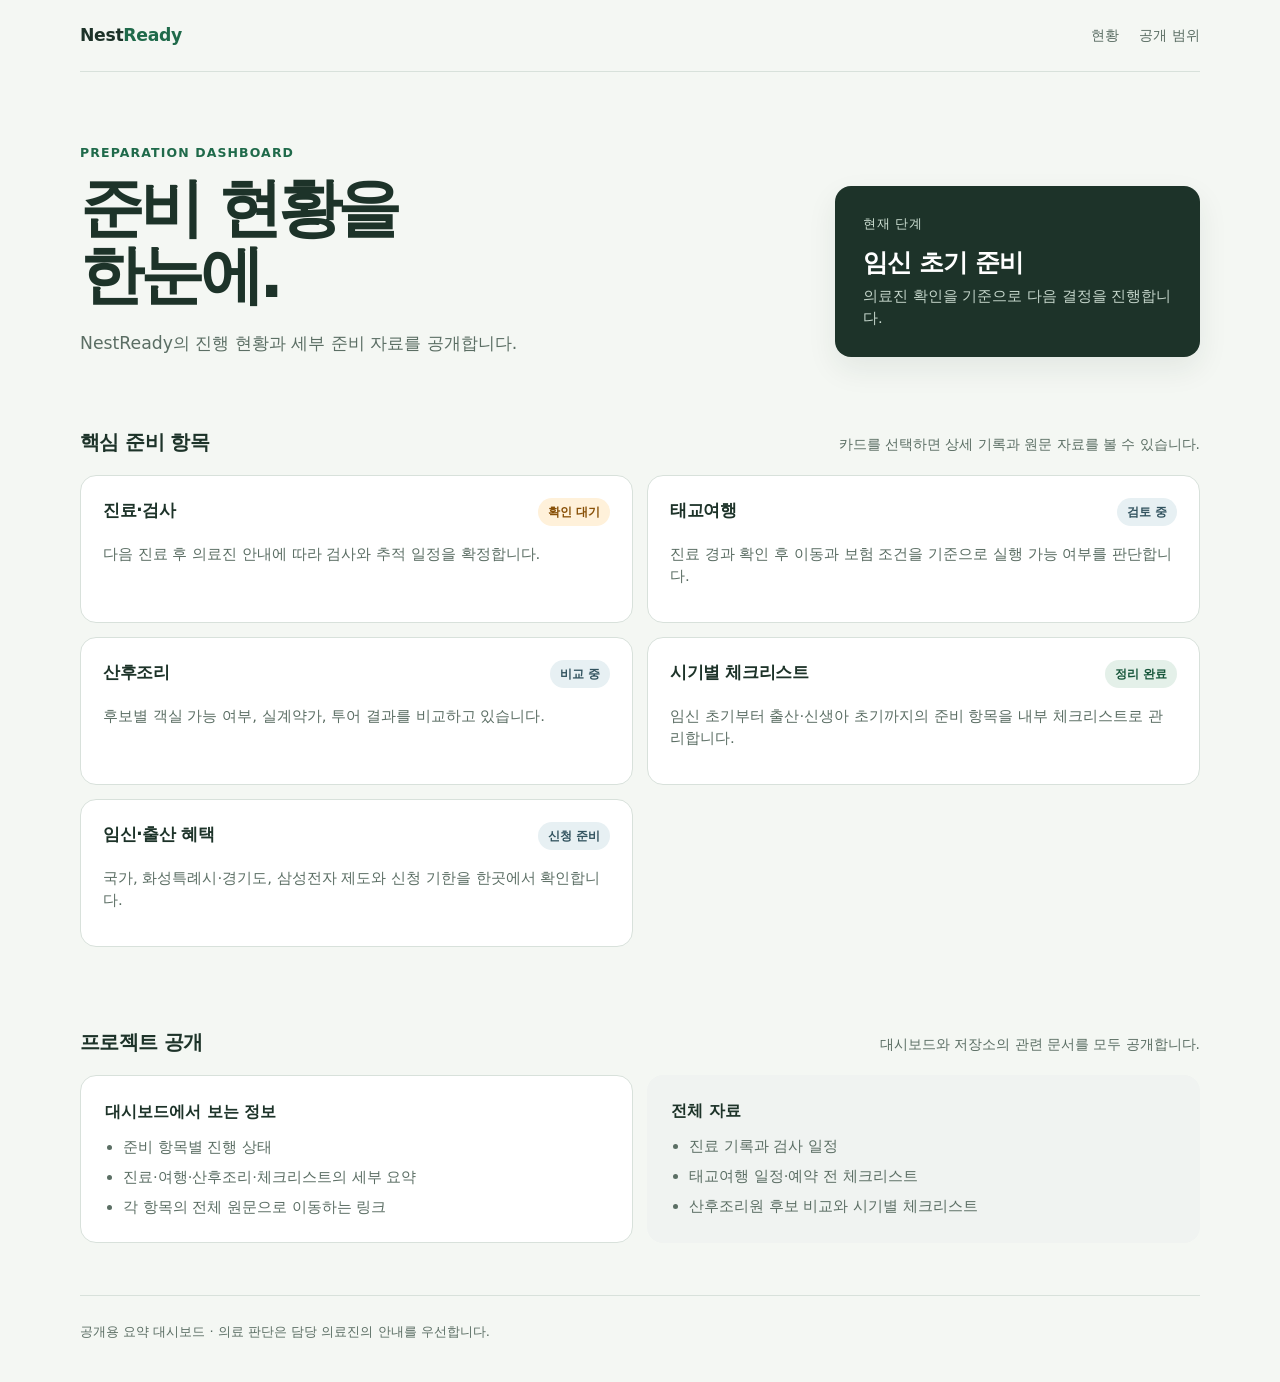
<file: site/index.html>
<!doctype html>
<html lang="ko">
<head>
  <meta charset="utf-8">
  <meta name="viewport" content="width=device-width, initial-scale=1">
  <meta name="description" content="NestReady 준비 현황 공개 대시보드">
  <title>NestReady · 준비 현황</title>
  <style>
    :root {
      color-scheme: light;
      --ink: #1d3329;
      --muted: #5b6e64;
      --line: #d8e1db;
      --canvas: #f4f7f3;
      --surface: #ffffff;
      --green: #1f6a4a;
      --green-soft: #e4f0e9;
      --amber: #ae6a11;
      --amber-soft: #fff1da;
      --slate: #4e6570;
      --slate-soft: #e7f0f3;
      --radius: 16px;
      --shadow: 0 12px 30px rgba(31, 56, 43, .08);
    }

    * { box-sizing: border-box; }

    html { scroll-behavior: smooth; }

    body {
      margin: 0;
      background: var(--canvas);
      color: var(--ink);
      font-family: ui-sans-serif, system-ui, -apple-system, BlinkMacSystemFont, "Segoe UI", sans-serif;
      line-height: 1.5;
    }

    a { color: inherit; }

    .shell { width: min(1120px, calc(100% - 40px)); margin: 0 auto; }

    .topbar {
      display: flex;
      align-items: center;
      justify-content: space-between;
      min-height: 72px;
      gap: 24px;
      border-bottom: 1px solid var(--line);
    }

    .brand { font-weight: 760; font-size: 1.08rem; letter-spacing: -.02em; text-decoration: none; }
    .brand span { color: var(--green); }

    nav { display: flex; gap: 20px; font-size: .9rem; color: var(--muted); }
    nav a { text-decoration: none; }
    nav a:hover, nav a:focus-visible { color: var(--green); text-decoration: underline; text-underline-offset: 4px; }

    .hero { padding: 72px 0 42px; display: grid; grid-template-columns: 1.55fr .8fr; align-items: end; gap: 48px; }
    .eyebrow { margin: 0 0 12px; color: var(--green); font-size: .78rem; font-weight: 750; letter-spacing: .09em; text-transform: uppercase; }
    h1 { margin: 0; max-width: 720px; font-size: clamp(2.25rem, 5vw, 4.6rem); line-height: 1.05; letter-spacing: -.065em; }
    .lede { margin: 22px 0 0; max-width: 590px; font-size: 1.08rem; color: var(--muted); }

    .scope-note { padding: 20px; background: var(--green-soft); border-left: 4px solid var(--green); border-radius: 0 var(--radius) var(--radius) 0; font-size: .92rem; }
    .scope-note strong { display: block; margin-bottom: 5px; }

    .summary { padding: 28px; background: var(--ink); border-radius: var(--radius); color: #fff; box-shadow: var(--shadow); }
    .summary-label { margin: 0; font-size: .8rem; color: #cfe1d4; letter-spacing: .06em; text-transform: uppercase; }
    .summary-value { margin: 10px 0 4px; font-size: 1.55rem; font-weight: 740; letter-spacing: -.035em; }
    .summary-detail { margin: 0; color: #c4d5ca; font-size: .92rem; }

    section { padding: 28px 0 52px; }
    .section-heading { display: flex; align-items: baseline; justify-content: space-between; gap: 16px; margin-bottom: 18px; }
    h2 { margin: 0; font-size: 1.25rem; letter-spacing: -.03em; }
    .section-heading p { margin: 0; font-size: .86rem; color: var(--muted); }

    .grid { display: grid; grid-template-columns: repeat(2, minmax(0, 1fr)); gap: 14px; }
    .card-link { display: block; color: inherit; text-decoration: none; }
    .card { min-height: 148px; padding: 22px; background: var(--surface); border: 1px solid var(--line); border-radius: var(--radius); }
    .card-link .card { transition: border-color .16s ease, box-shadow .16s ease, transform .16s ease; }
    .card-link:hover .card, .card-link:focus-visible .card { border-color: var(--green); box-shadow: var(--shadow); transform: translateY(-2px); }
    .card-link:focus-visible { outline: 3px solid var(--green); outline-offset: 3px; border-radius: var(--radius); }
    .card-top { display: flex; align-items: start; justify-content: space-between; gap: 14px; }
    .card h3 { margin: 0; font-size: 1.05rem; letter-spacing: -.02em; }
    .card p { margin: 17px 0 0; color: var(--muted); font-size: .93rem; }

    .badge { flex: 0 0 auto; display: inline-flex; align-items: center; min-height: 28px; padding: 0 10px; border-radius: 999px; font-size: .76rem; font-weight: 720; white-space: nowrap; }
    .badge.waiting { background: var(--amber-soft); color: #885007; }
    .badge.progress { background: var(--slate-soft); color: #31525e; }
    .badge.ready { background: var(--green-soft); color: #17563b; }

    .privacy { display: grid; grid-template-columns: 1fr 1fr; gap: 14px; }
    .privacy article { padding: 24px; border-radius: var(--radius); }
    .privacy .included { background: var(--surface); border: 1px solid var(--line); }
    .privacy .excluded { background: #f0f3f1; }
    .privacy h3 { margin: 0 0 12px; font-size: 1rem; }
    .privacy ul { margin: 0; padding-left: 18px; color: var(--muted); font-size: .92rem; }
    .privacy li + li { margin-top: 8px; }

    footer { padding: 26px 0 40px; border-top: 1px solid var(--line); color: var(--muted); font-size: .82rem; }
    footer p { margin: 0; }

    @media (max-width: 720px) {
      .shell { width: min(100% - 28px, 1120px); }
      .topbar { min-height: 64px; }
      nav { gap: 12px; font-size: .8rem; }
      .hero { grid-template-columns: 1fr; padding: 48px 0 30px; gap: 26px; }
      .grid, .privacy { grid-template-columns: 1fr; }
      .section-heading { align-items: start; flex-direction: column; gap: 4px; }
    }

    @media (prefers-color-scheme: dark) {
      :root { color-scheme: dark; --ink: #e8f3ec; --muted: #afc1b6; --line: #33493c; --canvas: #142119; --surface: #1c2c22; --green-soft: #1c3a2a; --amber-soft: #432f17; --slate-soft: #1b3037; --shadow: none; }
      .summary { background: #0d1710; }
      .privacy .excluded { background: #18241c; }
    }

    @media (prefers-reduced-motion: reduce) { html { scroll-behavior: auto; } }
  </style>
</head>
<body>
  <header class="shell topbar">
    <a class="brand" href="#top">Nest<span>Ready</span></a>
    <nav aria-label="주요 탐색">
      <a href="#status">현황</a>
      <a href="#privacy">공개 범위</a>
    </nav>
  </header>

  <main id="top" class="shell">
    <section class="hero" aria-labelledby="page-title">
      <div>
        <p class="eyebrow">Preparation dashboard</p>
        <h1 id="page-title">준비 현황을<br>한눈에.</h1>
        <p class="lede">NestReady의 진행 현황과 세부 준비 자료를 공개합니다.</p>
      </div>
      <aside class="summary" aria-label="전체 상태">
        <p class="summary-label">현재 단계</p>
        <p class="summary-value">임신 초기 준비</p>
        <p class="summary-detail">의료진 확인을 기준으로 다음 결정을 진행합니다.</p>
      </aside>
    </section>

    <section id="status" aria-labelledby="status-heading">
      <div class="section-heading">
        <h2 id="status-heading">핵심 준비 항목</h2>
        <p>카드를 선택하면 상세 기록과 원문 자료를 볼 수 있습니다.</p>
      </div>
      <div class="grid">
        <a class="card-link" href="진료-검사.html" aria-label="진료·검사 상세 페이지">
          <article class="card">
            <div class="card-top"><h3>진료·검사</h3><span class="badge waiting">확인 대기</span></div>
            <p>다음 진료 후 의료진 안내에 따라 검사와 추적 일정을 확정합니다.</p>
          </article>
        </a>
        <a class="card-link" href="태교여행.html" aria-label="태교여행 상세 페이지">
          <article class="card">
            <div class="card-top"><h3>태교여행</h3><span class="badge progress">검토 중</span></div>
            <p>진료 경과 확인 후 이동과 보험 조건을 기준으로 실행 가능 여부를 판단합니다.</p>
          </article>
        </a>
        <a class="card-link" href="산후조리.html" aria-label="산후조리 상세 페이지">
          <article class="card">
            <div class="card-top"><h3>산후조리</h3><span class="badge progress">비교 중</span></div>
            <p>후보별 객실 가능 여부, 실계약가, 투어 결과를 비교하고 있습니다.</p>
          </article>
        </a>
        <a class="card-link" href="시기별-체크리스트.html" aria-label="시기별 체크리스트 상세 페이지">
          <article class="card">
            <div class="card-top"><h3>시기별 체크리스트</h3><span class="badge ready">정리 완료</span></div>
            <p>임신 초기부터 출산·신생아 초기까지의 준비 항목을 내부 체크리스트로 관리합니다.</p>
          </article>
        </a>
        <a class="card-link" href="혜택.html" aria-label="임신·출산 혜택 상세 페이지">
          <article class="card">
            <div class="card-top"><h3>임신·출산 혜택</h3><span class="badge progress">신청 준비</span></div>
            <p>국가, 화성특례시·경기도, 삼성전자 제도와 신청 기한을 한곳에서 확인합니다.</p>
          </article>
        </a>
      </div>
    </section>

    <section id="privacy" aria-labelledby="privacy-heading">
      <div class="section-heading">
        <h2 id="privacy-heading">프로젝트 공개</h2>
        <p>대시보드와 저장소의 관련 문서를 모두 공개합니다.</p>
      </div>
      <div class="privacy">
        <article class="included">
          <h3>대시보드에서 보는 정보</h3>
          <ul>
            <li>준비 항목별 진행 상태</li>
            <li>진료·여행·산후조리·체크리스트의 세부 요약</li>
            <li>각 항목의 전체 원문으로 이동하는 링크</li>
          </ul>
        </article>
        <article class="excluded">
          <h3>전체 자료</h3>
          <ul>
            <li>진료 기록과 검사 일정</li>
            <li>태교여행 일정·예약 전 체크리스트</li>
            <li>산후조리원 후보 비교와 시기별 체크리스트</li>
          </ul>
        </article>
      </div>
    </section>
  </main>

  <footer class="shell">
    <p>공개용 요약 대시보드 · 의료 판단은 담당 의료진의 안내를 우선합니다.</p>
  </footer>
</body>
</html>
</file>
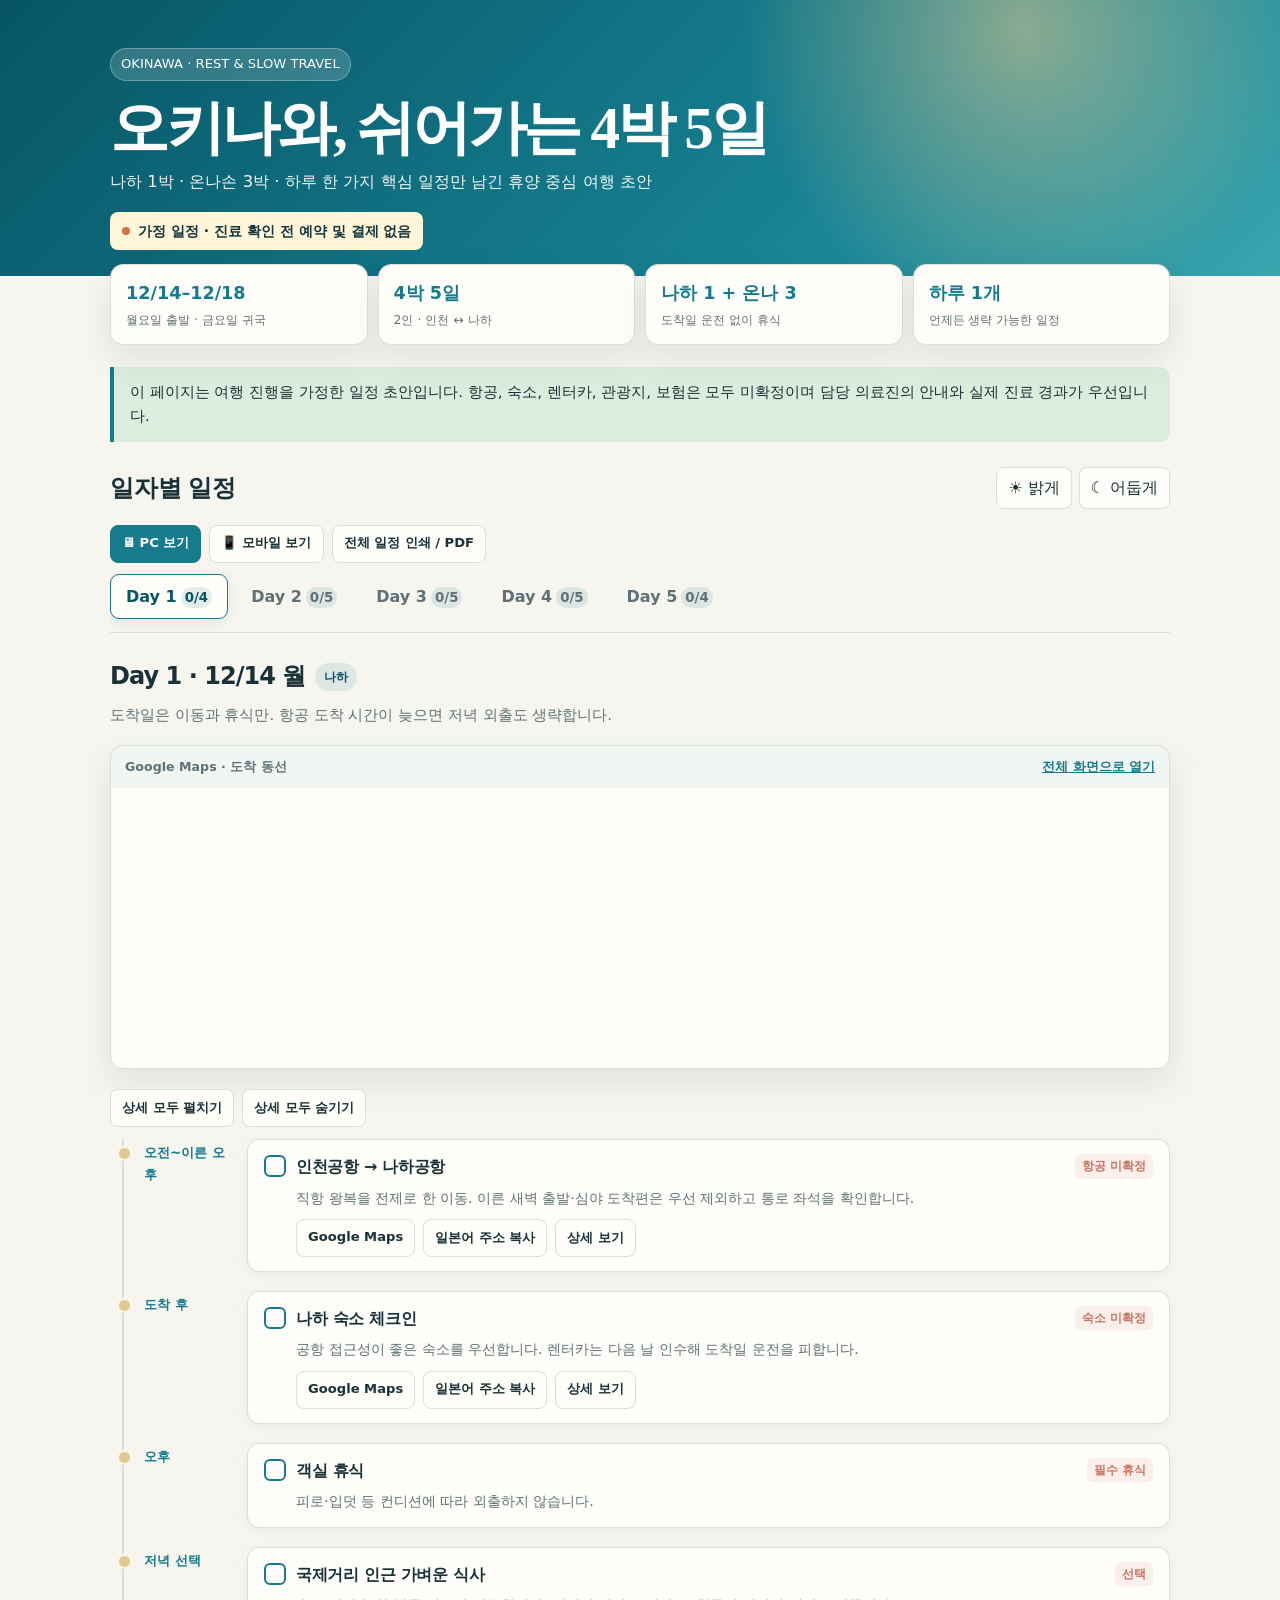
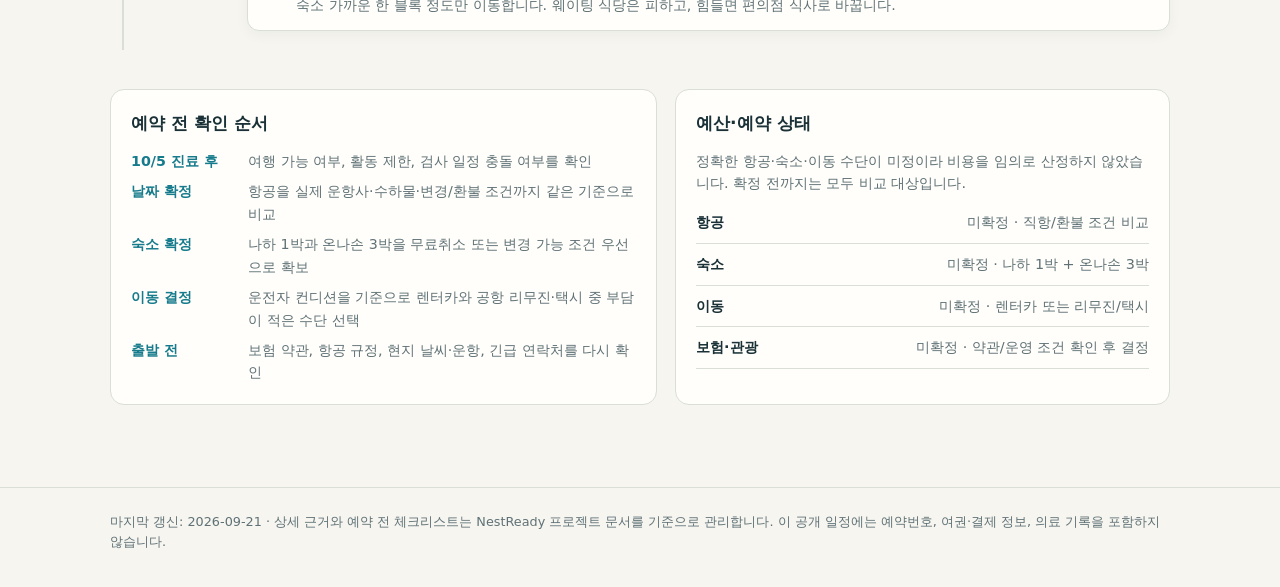
<file: okinawa-trip-planner.html>
<!doctype html>
<html lang="ko">
<head>
  <meta charset="utf-8">
  <meta name="viewport" content="width=device-width, initial-scale=1">
  <meta name="description" content="2026년 12월 오키나와 4박 5일 휴양 중심 여행 일정 초안">
  <title>오키나와 4박 5일 여행 일정</title>
  <style>
    :root {
      --ink: #193137;
      --muted: #5f7176;
      --paper: #f6f5f0;
      --card: #fffefa;
      --line: #d9ded7;
      --ocean: #167b8c;
      --deep-ocean: #075565;
      --sand: #e4c98e;
      --coral: #cb715e;
      --mint: #dceddf;
      --shadow: 0 14px 35px rgba(20, 51, 56, .09);
    }
    html[data-theme="dark"] {
      --ink: #e8f0ec;
      --muted: #b1c1c0;
      --paper: #142326;
      --card: #1c3033;
      --line: #385055;
      --ocean: #74d3dc;
      --deep-ocean: #a8e9ea;
      --sand: #e6c98c;
      --coral: #f29b82;
      --mint: #29473f;
      --shadow: 0 14px 35px rgba(0, 0, 0, .25);
    }
    @media (prefers-color-scheme: dark) {
      html:not([data-theme]) {
        --ink: #e8f0ec; --muted: #b1c1c0; --paper: #142326; --card: #1c3033;
        --line: #385055; --ocean: #74d3dc; --deep-ocean: #a8e9ea; --sand: #e6c98c;
        --coral: #f29b82; --mint: #29473f; --shadow: 0 14px 35px rgba(0, 0, 0, .25);
      }
    }
    * { box-sizing: border-box; }
    body { margin: 0; color: var(--ink); background: var(--paper); font-family: "Pretendard", "Noto Sans KR", "Malgun Gothic", system-ui, sans-serif; line-height: 1.58; }
    button { font: inherit; }
    .wrap { width: min(1060px, calc(100% - 32px)); margin: 0 auto; }
    header { padding: 48px 0 26px; background: radial-gradient(circle at 80% 10%, rgba(228, 201, 142, .55), transparent 27%), linear-gradient(135deg, #075565, #168091 62%, #3aa5ad); color: #fff; }
    .eyebrow { display: inline-flex; gap: 8px; align-items: center; padding: 5px 10px; background: rgba(255,255,255,.17); border: 1px solid rgba(255,255,255,.28); border-radius: 99px; font-size: .82rem; }
    h1 { margin: 14px 0 7px; font-family: "Nanum Myeongjo", Georgia, serif; font-size: clamp(2rem, 5vw, 3.7rem); line-height: 1.13; letter-spacing: -.055em; }
    .subtitle { margin: 0; max-width: 680px; font-size: 1.03rem; opacity: .95; }
    .status { margin-top: 17px; display: inline-flex; align-items: center; gap: 8px; padding: 8px 12px; border-radius: 8px; color: #15363d; background: #fff5d9; font-weight: 700; font-size: .88rem; }
    .dot { width: 8px; height: 8px; border-radius: 50%; background: #d1733c; }
    .stats { display: grid; grid-template-columns: repeat(4, 1fr); gap: 10px; margin: -12px auto 22px; position: relative; }
    .stat { padding: 15px; background: var(--card); border: 1px solid var(--line); border-radius: 13px; box-shadow: var(--shadow); }
    .stat strong { display: block; color: var(--ocean); font-size: 1.1rem; }
    .stat span { display: block; margin-top: 2px; color: var(--muted); font-size: .78rem; }
    .notice { margin: 22px 0; padding: 14px 16px; background: var(--mint); border-left: 4px solid var(--ocean); border-radius: 0 10px 10px 0; font-size: .93rem; }
    .tools { display: flex; flex-wrap: wrap; justify-content: space-between; align-items: center; gap: 12px; margin: 25px 0 12px; }
    .tools h2 { margin: 0; font-family: "Nanum Myeongjo", Georgia, serif; font-size: 1.52rem; }
    .theme-buttons { display: flex; gap: 7px; }
    .theme-buttons button { min-height: 38px; padding: 7px 11px; color: var(--ink); background: var(--card); border: 1px solid var(--line); border-radius: 8px; cursor: pointer; }
    .theme-buttons button.active { color: #fff; background: var(--ocean); border-color: var(--ocean); }
    .tabs { display: flex; overflow-x: auto; gap: 7px; padding: 5px 0 13px; border-bottom: 1px solid var(--line); position: sticky; top: 0; z-index: 5; background: var(--paper); }
    .tabs button { flex: 0 0 auto; min-height: 44px; padding: 9px 15px; color: var(--muted); background: transparent; border: 1px solid transparent; border-radius: 9px; font-weight: 700; cursor: pointer; }
    .tabs button[aria-selected="true"] { color: var(--deep-ocean); background: var(--card); border-color: var(--ocean); box-shadow: 0 3px 12px rgba(22,123,140,.12); }
    .tabs small { display: inline-block; min-width: 18px; margin-left: 4px; padding: 0 4px; color: inherit; background: rgba(22,123,140,.12); border-radius: 99px; }
    main { padding-bottom: 50px; }
    .day { display: none; padding: 25px 0 7px; }
    .day.active { display: block; }
    .day-heading { display: flex; flex-wrap: wrap; align-items: center; gap: 10px; margin-bottom: 8px; }
    .day-heading h3 { margin: 0; font-size: 1.5rem; letter-spacing: -.04em; }
    .tag { padding: 4px 9px; color: var(--deep-ocean); background: rgba(22,123,140,.11); border-radius: 99px; font-size: .78rem; font-weight: 700; }
    .memo { margin: 0 0 18px; color: var(--muted); font-size: .93rem; }
    .timeline { position: relative; margin-left: 12px; border-left: 2px solid var(--line); }
    .item { position: relative; display: grid; grid-template-columns: 87px 1fr; gap: 16px; padding: 0 0 19px 20px; }
    .item::before { content: ""; position: absolute; left: -7px; top: 7px; width: 11px; height: 11px; background: var(--sand); border: 2px solid var(--paper); border-radius: 50%; }
    .time { padding-top: 3px; color: var(--ocean); font-size: .84rem; font-weight: 800; }
    .card { padding: 14px 16px; background: var(--card); border: 1px solid var(--line); border-radius: 12px; box-shadow: 0 4px 14px rgba(18,48,53,.045); }
    .card-top { display: flex; justify-content: space-between; gap: 13px; align-items: start; }
    .check { display: flex; align-items: flex-start; gap: 10px; cursor: pointer; }
    .check button { flex: 0 0 22px; width: 22px; height: 22px; margin-top: 1px; padding: 0; color: transparent; background: transparent; border: 2px solid var(--ocean); border-radius: 6px; cursor: pointer; }
    .check button[aria-checked="true"] { color: #fff; background: var(--ocean); }
    .check button[aria-checked="true"]::after { content: "✓"; font-size: 14px; line-height: 17px; }
    .title { font-weight: 800; letter-spacing: -.02em; }
    .done .title, .done .desc { text-decoration: line-through; opacity: .52; }
    .badge { flex: 0 0 auto; padding: 3px 7px; color: var(--coral); background: rgba(203,113,94,.1); border-radius: 6px; font-size: .72rem; font-weight: 700; }
    .desc { margin: 7px 0 0 32px; color: var(--muted); font-size: .89rem; }
    .bottom-grid { display: grid; grid-template-columns: 1.05fr .95fr; gap: 18px; margin: 32px 0; }
    .panel { padding: 20px; background: var(--card); border: 1px solid var(--line); border-radius: 14px; }
    .panel h3 { margin: 0 0 12px; font-size: 1.08rem; }
    .prep { display: grid; grid-template-columns: 105px 1fr; gap: 8px 12px; margin: 0; font-size: .89rem; }
    .prep dt { color: var(--ocean); font-weight: 800; }
    .prep dd { margin: 0; color: var(--muted); }
    .budget-note { margin: 0; color: var(--muted); font-size: .9rem; }
    .budget-list { display: grid; gap: 9px; margin: 16px 0 0; }
    .budget-row { display: flex; justify-content: space-between; gap: 12px; padding-bottom: 9px; border-bottom: 1px solid var(--line); font-size: .9rem; }
    .budget-row span:last-child { color: var(--muted); text-align: right; }
    footer { padding: 24px 0 35px; color: var(--muted); border-top: 1px solid var(--line); font-size: .8rem; }
    a { color: var(--ocean); }
    button:focus-visible, a:focus-visible { outline: 3px solid var(--sand); outline-offset: 3px; }
    @media (max-width: 680px) { .wrap { width: min(100% - 24px, 1060px); } header { padding-top: 34px; } .stats { grid-template-columns: repeat(2, 1fr); } .item { grid-template-columns: 66px 1fr; gap: 9px; padding-left: 15px; } .desc { margin-left: 0; } .bottom-grid { grid-template-columns: 1fr; } .card { padding: 13px; } }
    @media (prefers-reduced-motion: reduce) { *, *::before, *::after { scroll-behavior: auto !important; transition: none !important; } }
    .global-tools, .day-tools, .place-tools { display: flex; flex-wrap: wrap; gap: 8px; }
    .global-tools { margin: 16px 0 6px; }
    .utility-btn, .place-link, .detail-toggle { min-height: 38px; padding: 7px 11px; color: var(--ink); background: var(--card); border: 1px solid var(--line); border-radius: 8px; cursor: pointer; font-size: .82rem; font-weight: 700; text-decoration: none; }
    .utility-btn:hover, .place-link:hover, .detail-toggle:hover { border-color: var(--ocean); color: var(--deep-ocean); }
    .utility-btn.active { color: #fff; background: var(--ocean); border-color: var(--ocean); }
    .route { margin: 14px 0 20px; overflow: hidden; background: var(--card); border: 1px solid var(--line); border-radius: 13px; box-shadow: var(--shadow); }
    .route-head { display: flex; justify-content: space-between; gap: 12px; align-items: center; padding: 11px 14px; color: var(--muted); background: rgba(22,123,140,.06); font-size: .79rem; font-weight: 700; }
    .route iframe { display: block; width: 100%; height: 280px; border: 0; }
    .day-tools { margin: 0 0 12px; }
    .place-tools { margin: 10px 0 0 32px; }
    .details { display: none; margin: 11px 0 0 32px; padding: 11px 12px; color: var(--muted); background: rgba(22,123,140,.065); border-radius: 8px; font-size: .84rem; }
    .details.open { display: block; }
    .details p { margin: 0; }
    .notice strong { color: var(--deep-ocean); }
    html[data-view="mobile"] { font-size: 15px; }
    html[data-view="mobile"] .wrap { width: min(430px, calc(100% - 24px)); }
    html[data-view="mobile"] header { padding-top: 28px; }
    html[data-view="mobile"] .stats { grid-template-columns: repeat(2, 1fr); }
    html[data-view="mobile"] .item { grid-template-columns: 1fr; gap: 5px; padding-left: 15px; }
    html[data-view="mobile"] .time { padding: 0; font-size: .78rem; }
    html[data-view="mobile"] .desc, html[data-view="mobile"] .place-tools, html[data-view="mobile"] .details { margin-left: 0; }
    html[data-view="mobile"] .route iframe { height: 210px; }
    @media print { header { padding: 20px 0 8px; background: none !important; color: #000; } .theme-buttons, .global-tools, .tabs, .day-tools, .place-tools, .detail-toggle, .bottom-grid, .notice { display: none !important; } .day { display: block !important; break-after: page; padding: 16px 0; } .day:not(.active) { display: block !important; } .route iframe { display: none; } .route { box-shadow: none; } body { background: #fff; color: #000; } .card { box-shadow: none; } }
  </style>
</head>
<body>
  <header>
    <div class="wrap">
      <div class="eyebrow">OKINAWA · REST &amp; SLOW TRAVEL</div>
      <h1>오키나와, 쉬어가는 4박 5일</h1>
      <p class="subtitle">나하 1박 · 온나손 3박 · 하루 한 가지 핵심 일정만 남긴 휴양 중심 여행 초안</p>
      <div class="status"><span class="dot"></span> 가정 일정 · 진료 확인 전 예약 및 결제 없음</div>
    </div>
  </header>

  <main class="wrap">
    <section class="stats" aria-label="여행 요약">
      <div class="stat"><strong>12/14–12/18</strong><span>월요일 출발 · 금요일 귀국</span></div>
      <div class="stat"><strong>4박 5일</strong><span>2인 · 인천 ↔ 나하</span></div>
      <div class="stat"><strong>나하 1 + 온나 3</strong><span>도착일 운전 없이 휴식</span></div>
      <div class="stat"><strong>하루 1개</strong><span>언제든 생략 가능한 일정</span></div>
    </section>

    <aside class="notice">이 페이지는 여행 진행을 가정한 일정 초안입니다. 항공, 숙소, 렌터카, 관광지, 보험은 모두 미확정이며 담당 의료진의 안내와 실제 진료 경과가 우선입니다.</aside>

    <div class="tools">
      <h2>일자별 일정</h2>
      <div class="theme-buttons" aria-label="화면 테마">
        <button type="button" data-theme-choice="light">☀ 밝게</button>
        <button type="button" data-theme-choice="dark">☾ 어둡게</button>
      </div>
    </div>
    <div class="global-tools" aria-label="일정 도구">
      <button type="button" class="utility-btn" data-view-choice="desktop">🖥 PC 보기</button>
      <button type="button" class="utility-btn" data-view-choice="mobile">📱 모바일 보기</button>
      <button type="button" class="utility-btn" id="print-plan">전체 일정 인쇄 / PDF</button>
    </div>
    <nav class="tabs" role="tablist" aria-label="여행 일자"></nav>
    <section id="days"></section>

    <section class="bottom-grid">
      <article class="panel">
        <h3>예약 전 확인 순서</h3>
        <dl class="prep">
          <dt>10/5 진료 후</dt><dd>여행 가능 여부, 활동 제한, 검사 일정 충돌 여부를 확인</dd>
          <dt>날짜 확정</dt><dd>항공을 실제 운항사·수하물·변경/환불 조건까지 같은 기준으로 비교</dd>
          <dt>숙소 확정</dt><dd>나하 1박과 온나손 3박을 무료취소 또는 변경 가능 조건 우선으로 확보</dd>
          <dt>이동 결정</dt><dd>운전자 컨디션을 기준으로 렌터카와 공항 리무진·택시 중 부담이 적은 수단 선택</dd>
          <dt>출발 전</dt><dd>보험 약관, 항공 규정, 현지 날씨·운항, 긴급 연락처를 다시 확인</dd>
        </dl>
      </article>
      <article class="panel">
        <h3>예산·예약 상태</h3>
        <p class="budget-note">정확한 항공·숙소·이동 수단이 미정이라 비용을 임의로 산정하지 않았습니다. 확정 전까지는 모두 비교 대상입니다.</p>
        <div class="budget-list">
          <div class="budget-row"><strong>항공</strong><span>미확정 · 직항/환불 조건 비교</span></div>
          <div class="budget-row"><strong>숙소</strong><span>미확정 · 나하 1박 + 온나손 3박</span></div>
          <div class="budget-row"><strong>이동</strong><span>미확정 · 렌터카 또는 리무진/택시</span></div>
          <div class="budget-row"><strong>보험·관광</strong><span>미확정 · 약관/운영 조건 확인 후 결정</span></div>
        </div>
      </article>
    </section>
  </main>

  <footer><div class="wrap">마지막 갱신: 2026-09-21 · 상세 근거와 예약 전 체크리스트는 NestReady 프로젝트 문서를 기준으로 관리합니다. 이 공개 일정에는 예약번호, 여권·결제 정보, 의료 기록을 포함하지 않습니다.</div></footer>

  <script>
    const PLACES = {
      '인천공항 → 나하공항': { label: '나하공항', japanese: '那覇空港', query: 'Naha Airport Okinawa Japan', detail: '도착 공항입니다. 항공편 확정 뒤 실제 터미널과 공항 이동 수단을 다시 확인합니다.' },
      '나하 숙소 체크인': { label: '국제거리', japanese: '国際通り', query: 'Kokusai-dori Street Naha Okinawa', detail: '나하 시내의 1.6km 거리입니다. 숙소가 미정이므로 관광 목적의 장거리 보행 대신 숙소 가까운 구간만 선택합니다.' },
      '온나손 → 츄라우미 수족관': { label: '오키나와 츄라우미 수족관', japanese: '沖縄美ら海水族館\n沖縄県国頭郡本部町石川424', query: 'Okinawa Churaumi Aquarium 424 Ishikawa Motobu Okinawa', detail: '공식 안내 주소는 오키나와현 구니가미군 모토부정 이시카와 424입니다. 운영시간·휴관일·주차는 방문일 기준으로 재확인합니다.' },
      '만좌모 또는 근거리 전망·해안 산책': { label: '만좌모', japanese: '万座毛\n沖縄県国頭郡恩納村恩納2767', query: 'Cape Manzamo 2767 Onna Okinawa', detail: '온나손의 해안 전망지입니다. 바람·비가 있거나 컨디션이 좋지 않으면 방문하지 않고 숙소에서 휴식합니다.' }
    };
    const ROUTES = [
      ['도착 동선', 'Naha Airport to Kokusai-dori Street Naha Okinawa'],
      ['리조트 이동', 'Naha Airport to Onna Village Okinawa'],
      ['북부 이동', 'Onna Village to Okinawa Churaumi Aquarium'],
      ['근거리 산책', 'Onna Village to Cape Manzamo Okinawa'],
      ['귀국 동선', 'Onna Village to Naha Airport Okinawa']
    ];
    const DAYS = [
      { date: '12/14 월', place: '나하', memo: '도착일은 이동과 휴식만. 항공 도착 시간이 늦으면 저녁 외출도 생략합니다.', items: [
        ['오전~이른 오후', '인천공항 → 나하공항', '직항 왕복을 전제로 한 이동. 이른 새벽 출발·심야 도착편은 우선 제외하고 통로 좌석을 확인합니다.', '항공 미확정'],
        ['도착 후', '나하 숙소 체크인', '공항 접근성이 좋은 숙소를 우선합니다. 렌터카는 다음 날 인수해 도착일 운전을 피합니다.', '숙소 미확정'],
        ['오후', '객실 휴식', '피로·입덧 등 컨디션에 따라 외출하지 않습니다.', '필수 휴식'],
        ['저녁 선택', '국제거리 인근 가벼운 식사', '숙소 가까운 한 블록 정도만 이동합니다. 웨이팅 식당은 피하고, 힘들면 편의점 식사로 바꿉니다.', '선택']
      ]},
      { date: '12/15 화', place: '나하 → 온나손', memo: '관광을 넣지 않는 리조트 적응일. 이동 이후에는 숙소에서 쉬는 것이 목적입니다.', items: [
        ['오전', '느린 조식 · 체크아웃', '정해진 관광지 예약을 넣지 않습니다.', '여유'],
        ['오전 늦게', '온나손 이동', '렌터카 인수 후 이동하거나, 숙소 정차 공항 리무진을 이용합니다. 이동 중 한 번 이상 쉽니다.', '이동 미확정'],
        ['점심', '이동 동선의 간단한 식사', '대기 줄보다 주차·화장실이 편한 곳을 우선합니다.', '선택'],
        ['오후', '온나손 리조트 체크인 · 휴식', '체크인 전후로 별도 관광을 넣지 않습니다.', '숙소 미확정'],
        ['해질 무렵 선택', '숙소 근처 20~30분 산책', '날씨가 나쁘거나 피곤하면 객실 휴식으로 대체합니다. 바다 입수는 하지 않습니다.', '선택']
      ]},
      { date: '12/16 수', place: '온나손 ↔ 북부', memo: '여행의 유일한 장거리 외출일. 츄라우미 수족관 외에는 북부 추가 코스를 넣지 않습니다.', items: [
        ['오전', '느린 조식 · 출발 준비', '전날 피로가 남으면 Day 4와 교체하거나 수족관을 취소합니다.', '컨디션 우선'],
        ['오전 늦게', '온나손 → 츄라우미 수족관', '북부 이동일의 유일한 핵심 목적지입니다. 실제 운전 시간·주차·운영시간은 예약 전 확인합니다.', '관광 미확정'],
        ['점심', '수족관 인근 간단한 식사', '식당 대기는 30분을 넘기지 않습니다.', '선택'],
        ['오후 초반', '주요 수조 위주 관람', '관람은 1.5~2시간 안쪽. 모든 전시와 인근 공원을 다 보려 하지 않습니다.', '선택'],
        ['오후~저녁', '온나손 복귀 · 숙소 휴식', '비세 후쿠기길·코우리대교 등 추가 북부 코스는 넣지 않습니다.', '필수 휴식']
      ]},
      { date: '12/17 목', place: '온나손', memo: '관광 성과가 아니라 회복을 목표로 둔 완전 휴식일입니다.', items: [
        ['오전', '리조트 조식 · 늦은 기상', '외부 일정 없이 시작합니다.', '휴식'],
        ['오전 늦게 선택', '만좌모 또는 근거리 전망·해안 산책', '주차장에서 가까운 지점 한 곳만. 강풍·비·피로가 있으면 취소하고 절벽·미끄러운 길은 피합니다.', '선택'],
        ['점심', '온나손 내 식사', '숙소에서 왕복 20분 안쪽을 목표로 합니다.', '선택'],
        ['오후', '객실 휴식 · 카페 · 리조트 부대시설', '카페도 선택입니다. 고온 욕탕/사우나·마사지는 의료진이 허용한 범위에서만 검토합니다.', '휴식 중심'],
        ['저녁', '리조트 내 식사 · 짐 정리', '다음 날 귀국에 대비해 숙소 안에서 마무리합니다.', '선택']
      ]},
      { date: '12/18 금', place: '온나손 → 나하 → 인천', memo: '공항 이동 여유를 최우선으로 두고 쇼핑·관광은 넣지 않습니다.', items: [
        ['오전', '조식 · 체크아웃', '출발 항공편에 맞춰 무리 없이 준비합니다.', '이동 준비'],
        ['출발 3시간 이상 전 목표', '온나손 출발 → 공항 이동', '정체·주유·렌터카 반납을 고려해 여유를 둡니다.', '이동 미확정'],
        ['공항', '수하물 위탁 · 보안검색 · 휴식', '면세점 쇼핑은 선택이며 오래 서 있는 동선은 피합니다.', '항공 미확정'],
        ['귀국', '나하공항 → 인천공항', '지연 시 숙소·렌터카·보험의 긴급 연락처를 사용합니다.', '항공 미확정']
      ]}
    ];
    const key = 'nestready-okinawa-checks-v1';
    const saved = JSON.parse(localStorage.getItem(key) || '{}');
    const tabs = document.querySelector('.tabs');
    const days = document.querySelector('#days');
    let active = 0;
    const id = (day, item) => `d${day}-i${item}`;
    function count(day) { return DAYS[day].items.filter((_, i) => saved[id(day, i)]).length; }
    function mapUrl(query) { return `https://www.google.com/maps/search/?api=1&query=${encodeURIComponent(query)}`; }
    function routeHTML(day) { const [label, query] = ROUTES[day]; return `<section class="route"><div class="route-head"><span>Google Maps · ${label}</span><a href="${mapUrl(query)}" target="_blank" rel="noopener">전체 화면으로 열기</a></div><iframe loading="lazy" title="Day ${day + 1} ${label} 지도" src="https://www.google.com/maps?output=embed&q=${encodeURIComponent(query)}"></iframe></section>`; }
    function placeHTML(title, itemKey) { const place = PLACES[title]; if (!place) return ''; return `<div class="place-tools"><a class="place-link" href="${mapUrl(place.query)}" target="_blank" rel="noopener">Google Maps</a><button type="button" class="place-link" data-copy="${itemKey}">일본어 주소 복사</button><button type="button" class="detail-toggle" aria-expanded="false" data-detail="${itemKey}">상세 보기</button></div><div class="details" id="detail-${itemKey}"><p><strong>${place.label}</strong><br>${place.detail}</p></div>`; }
    function render() {
      tabs.innerHTML = DAYS.map((day, i) => `<button role="tab" id="tab-${i}" aria-controls="day-${i}" aria-selected="${i === active}" tabindex="${i === active ? 0 : -1}" data-tab="${i}">Day ${i + 1}<small>${count(i)}/${day.items.length}</small></button>`).join('');
      days.innerHTML = DAYS.map((day, d) => `<section class="day ${d === active ? 'active' : ''}" id="day-${d}" role="tabpanel" aria-labelledby="tab-${d}"><div class="day-heading"><h3>Day ${d + 1} · ${day.date}</h3><span class="tag">${day.place}</span></div><p class="memo">${day.memo}</p>${routeHTML(d)}<div class="day-tools"><button type="button" class="utility-btn" data-open-day="${d}">상세 모두 펼치기</button><button type="button" class="utility-btn" data-close-day="${d}">상세 모두 숨기기</button></div><div class="timeline">${day.items.map((item, i) => { const itemKey = id(d, i); const done = !!saved[itemKey]; return `<article class="item ${done ? 'done' : ''}"><div class="time">${item[0]}</div><div class="card"><div class="card-top"><div class="check"><button type="button" role="checkbox" aria-checked="${done}" aria-label="${item[1]} 완료 표시" data-check="${d}:${i}"></button><span class="title">${item[1]}</span></div><span class="badge">${item[3]}</span></div><p class="desc">${item[2]}</p>${placeHTML(item[1], itemKey)}</div></article>`; }).join('')}</div></section>`).join('');
      bind();
    }
    function bind() {
      document.querySelectorAll('[data-tab]').forEach(button => button.addEventListener('click', () => { active = Number(button.dataset.tab); render(); }));
      document.querySelectorAll('[data-check]').forEach(button => button.addEventListener('click', () => { const [d, i] = button.dataset.check.split(':').map(Number); const itemKey = id(d, i); saved[itemKey] = !saved[itemKey]; localStorage.setItem(key, JSON.stringify(saved)); render(); }));
      document.querySelectorAll('[data-copy]').forEach(button => button.addEventListener('click', async () => { const [, day, item] = button.dataset.copy.match(/^d(\d+)-i(\d+)$/); const title = DAYS[Number(day)].items[Number(item)][1]; const place = PLACES[title]; await navigator.clipboard.writeText(place.japanese); button.textContent = '복사됨'; setTimeout(() => { button.textContent = '일본어 주소 복사'; }, 1200); }));
      document.querySelectorAll('[data-detail]').forEach(button => button.addEventListener('click', () => { const detail = document.querySelector(`#detail-${button.dataset.detail}`); const open = detail.classList.toggle('open'); button.setAttribute('aria-expanded', open); button.textContent = open ? '상세 숨기기' : '상세 보기'; }));
      document.querySelectorAll('[data-open-day], [data-close-day]').forEach(button => button.addEventListener('click', () => { const open = button.hasAttribute('data-open-day'); document.querySelectorAll(`#day-${active} .details`).forEach(detail => detail.classList.toggle('open', open)); document.querySelectorAll(`#day-${active} [data-detail]`).forEach(toggle => { toggle.setAttribute('aria-expanded', open); toggle.textContent = open ? '상세 숨기기' : '상세 보기'; }); }));
    }
    tabs.addEventListener('keydown', event => { if (!['ArrowLeft', 'ArrowRight'].includes(event.key)) return; event.preventDefault(); active = (active + (event.key === 'ArrowRight' ? 1 : DAYS.length - 1)) % DAYS.length; render(); document.querySelector(`[data-tab="${active}"]`).focus(); });
    document.querySelectorAll('[data-theme-choice]').forEach(button => button.addEventListener('click', () => { const value = button.dataset.themeChoice; const current = document.documentElement.dataset.theme; document.documentElement.dataset.theme = current === value ? '' : value; if (document.documentElement.dataset.theme) localStorage.setItem('nestready-okinawa-theme-v1', document.documentElement.dataset.theme); else localStorage.removeItem('nestready-okinawa-theme-v1'); updateThemeButtons(); }));
    function updateThemeButtons() { const current = document.documentElement.dataset.theme; document.querySelectorAll('[data-theme-choice]').forEach(button => button.classList.toggle('active', button.dataset.themeChoice === current)); }
    const storedTheme = localStorage.getItem('nestready-okinawa-theme-v1'); if (storedTheme) document.documentElement.dataset.theme = storedTheme; updateThemeButtons(); render();
    document.querySelectorAll('[data-view-choice]').forEach(button => button.addEventListener('click', () => { const mobile = button.dataset.viewChoice === 'mobile'; document.documentElement.dataset.view = mobile ? 'mobile' : ''; localStorage.setItem('nestready-okinawa-view-v1', mobile ? 'mobile' : 'desktop'); updateViewButtons(); }));
    function updateViewButtons() { const view = document.documentElement.dataset.view || 'desktop'; document.querySelectorAll('[data-view-choice]').forEach(button => button.classList.toggle('active', button.dataset.viewChoice === view)); }
    if (localStorage.getItem('nestready-okinawa-view-v1') === 'mobile') document.documentElement.dataset.view = 'mobile'; updateViewButtons();
    document.querySelector('#print-plan').addEventListener('click', () => window.print());
  </script>
</body>
</html>
</file>
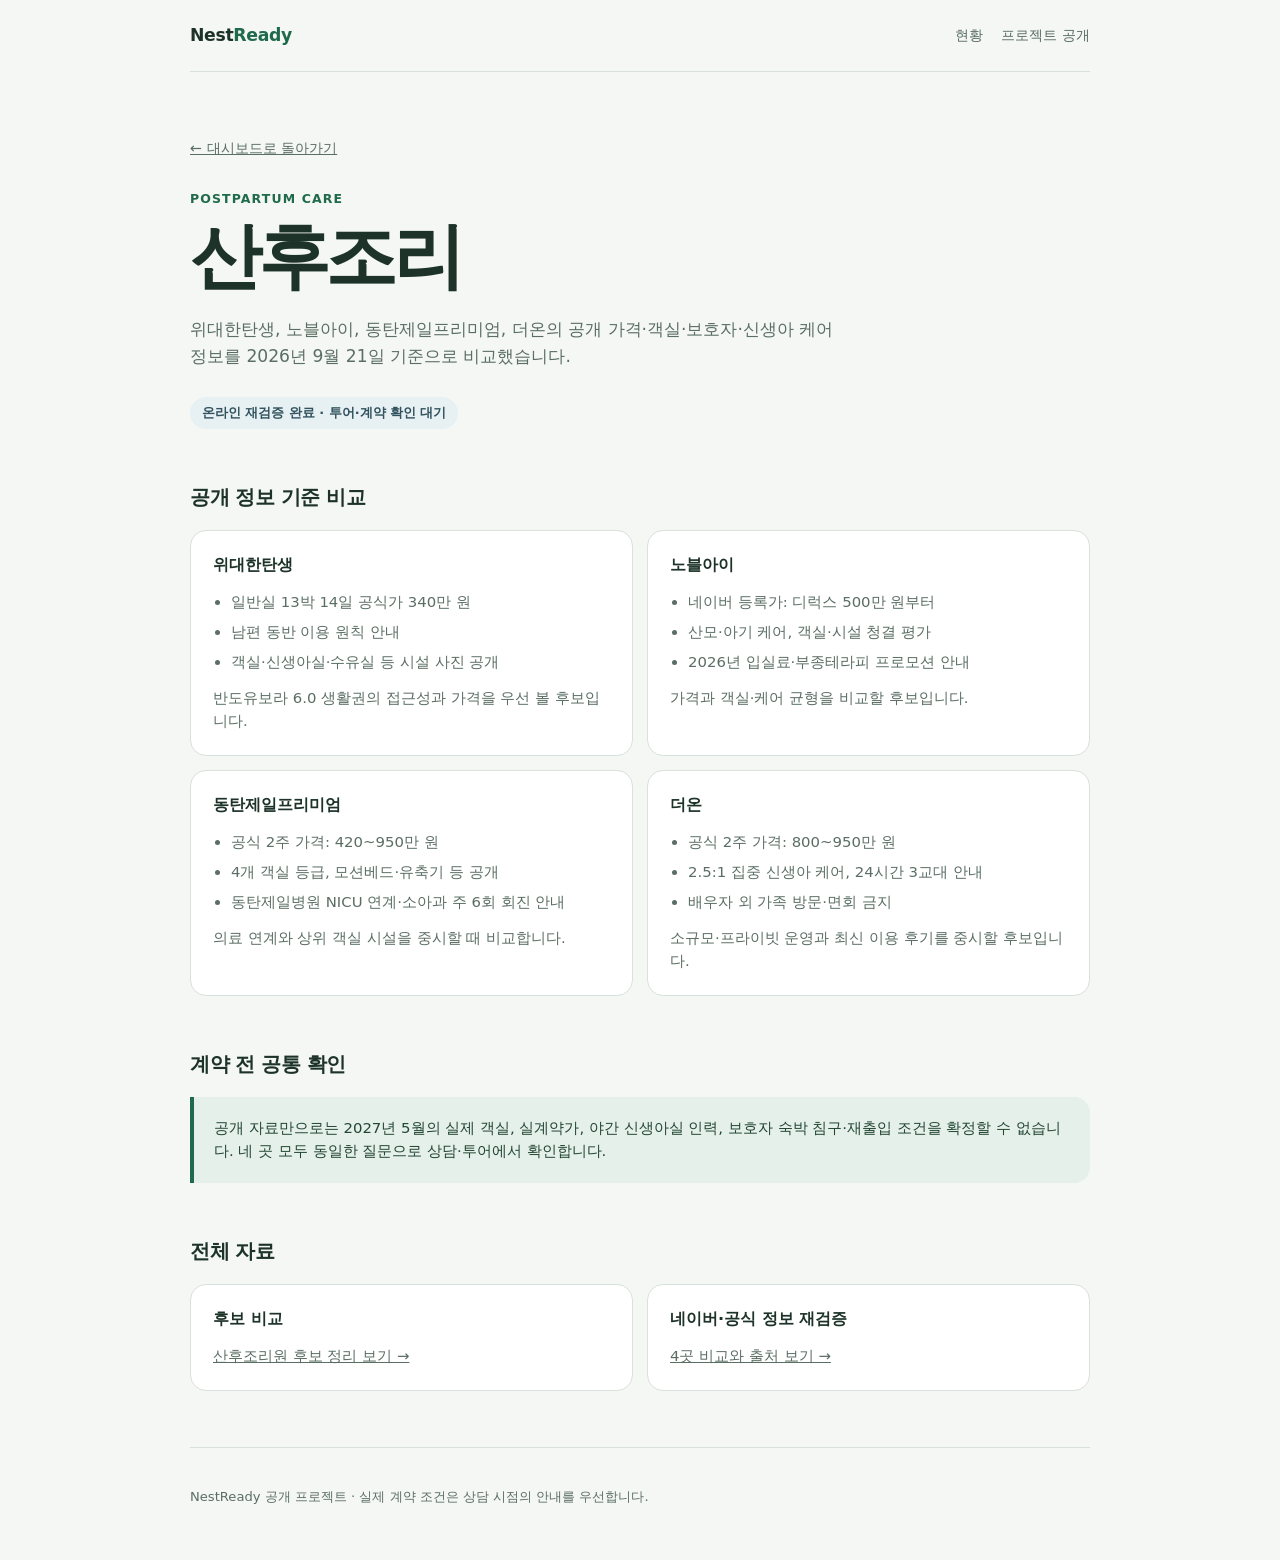
<file: site/산후조리.html>
<!doctype html>
<html lang="ko"><head><meta charset="utf-8"><meta name="viewport" content="width=device-width, initial-scale=1"><meta name="description" content="NestReady 산후조리 전체 비교"><title>NestReady · 산후조리</title><link rel="stylesheet" href="detail.css"></head>
<body>
  <header class="shell topbar">
    <a class="brand" href="index.html">Nest<span>Ready</span></a>
    <nav aria-label="주요 탐색"><a href="index.html#status">현황</a><a href="index.html#privacy">프로젝트 공개</a></nav>
  </header>
  <main class="shell">
    <a class="back" href="index.html#status">← 대시보드로 돌아가기</a>
    <p class="eyebrow">Postpartum care</p>
    <h1>산후조리</h1>
    <p class="lede">위대한탄생, 노블아이, 동탄제일프리미엄, 더온의 공개 가격·객실·보호자·신생아 케어 정보를 2026년 9월 21일 기준으로 비교했습니다.</p>
    <span class="status progress">온라인 재검증 완료 · 투어·계약 확인 대기</span>

    <section>
      <h2>공개 정보 기준 비교</h2>
      <div class="grid">
        <article class="card"><h3>위대한탄생</h3><ul><li>일반실 13박 14일 공식가 340만 원</li><li>남편 동반 이용 원칙 안내</li><li>객실·신생아실·수유실 등 시설 사진 공개</li></ul><p>반도유보라 6.0 생활권의 접근성과 가격을 우선 볼 후보입니다.</p></article>
        <article class="card"><h3>노블아이</h3><ul><li>네이버 등록가: 디럭스 500만 원부터</li><li>산모·아기 케어, 객실·시설 청결 평가</li><li>2026년 입실료·부종테라피 프로모션 안내</li></ul><p>가격과 객실·케어 균형을 비교할 후보입니다.</p></article>
        <article class="card"><h3>동탄제일프리미엄</h3><ul><li>공식 2주 가격: 420~950만 원</li><li>4개 객실 등급, 모션베드·유축기 등 공개</li><li>동탄제일병원 NICU 연계·소아과 주 6회 회진 안내</li></ul><p>의료 연계와 상위 객실 시설을 중시할 때 비교합니다.</p></article>
        <article class="card"><h3>더온</h3><ul><li>공식 2주 가격: 800~950만 원</li><li>2.5:1 집중 신생아 케어, 24시간 3교대 안내</li><li>배우자 외 가족 방문·면회 금지</li></ul><p>소규모·프라이빗 운영과 최신 이용 후기를 중시할 후보입니다.</p></article>
      </div>
    </section>

    <section>
      <h2>계약 전 공통 확인</h2>
      <div class="notice">공개 자료만으로는 2027년 5월의 실제 객실, 실계약가, 야간 신생아실 인력, 보호자 숙박 침구·재출입 조건을 확정할 수 없습니다. 네 곳 모두 동일한 질문으로 상담·투어에서 확인합니다.</div>
    </section>

    <section>
      <h2>전체 자료</h2>
      <div class="grid">
        <article class="card"><h3>후보 비교</h3><p><a href="https://github.com/bjpark-lab/NestReady/blob/main/docs/동탄_산후조리원_추천_세션정리.md" target="_blank" rel="noopener">산후조리원 후보 정리 보기 →</a></p></article>
        <article class="card"><h3>네이버·공식 정보 재검증</h3><p><a href="https://github.com/bjpark-lab/NestReady/blob/main/docs/동탄_산후조리원_4곳_네이버재검증_2026-09-21.md" target="_blank" rel="noopener">4곳 비교와 출처 보기 →</a></p></article>
      </div>
    </section>
  </main>
  <footer class="shell"><p>NestReady 공개 프로젝트 · 실제 계약 조건은 상담 시점의 안내를 우선합니다.</p></footer>
</body></html>
</file>
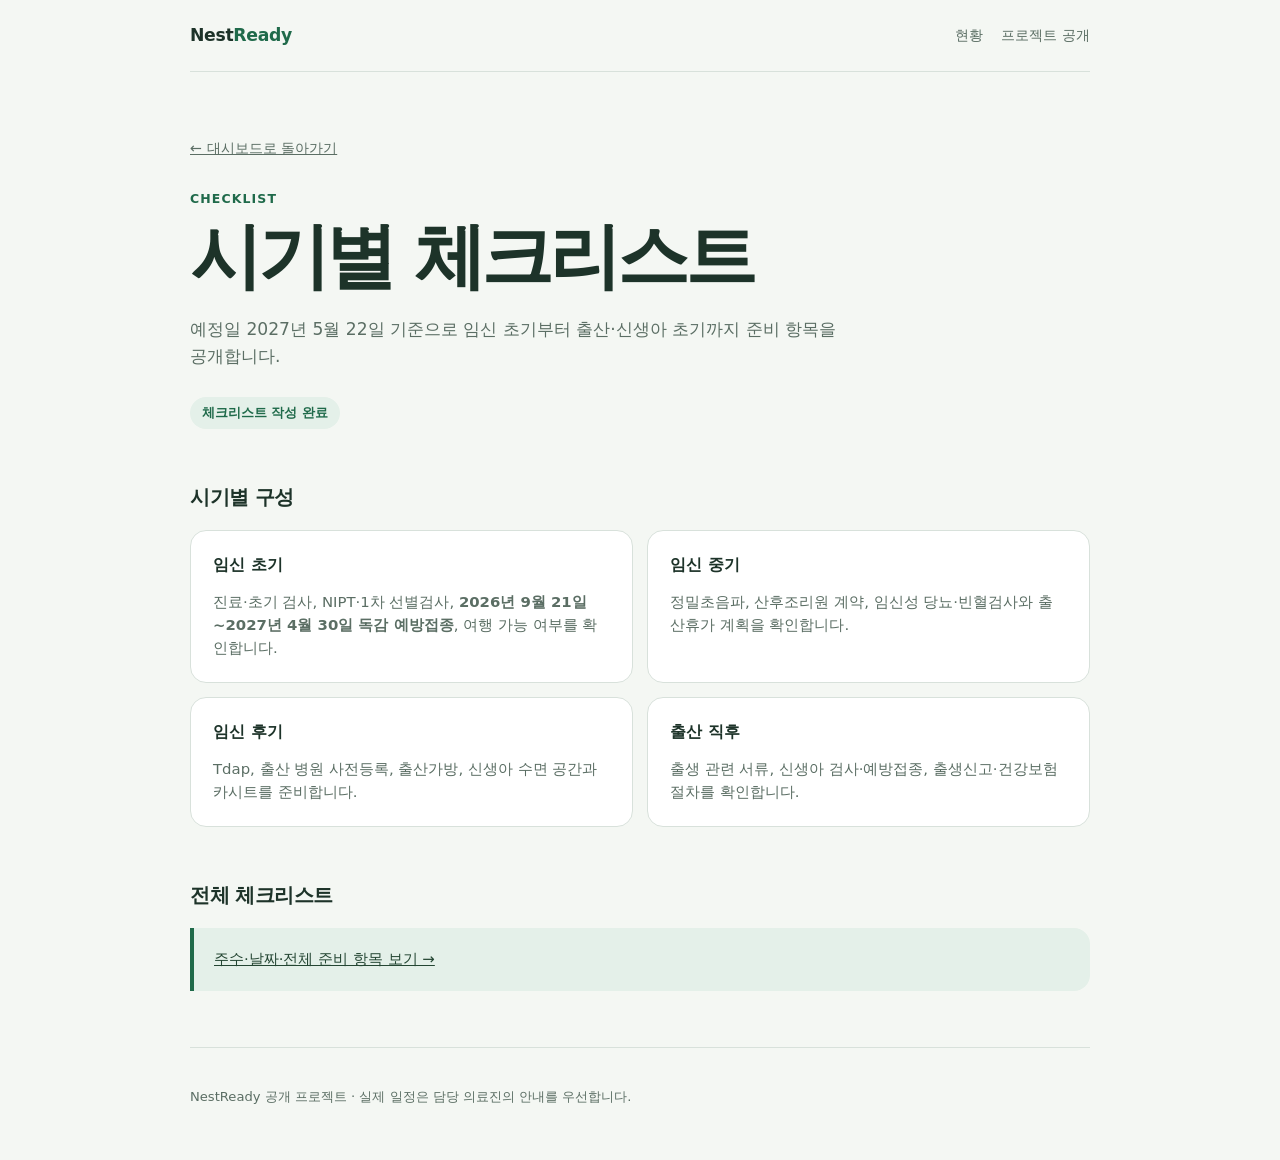
<file: site/시기별-체크리스트.html>
<!doctype html>
<html lang="ko"><head><meta charset="utf-8"><meta name="viewport" content="width=device-width, initial-scale=1"><meta name="description" content="NestReady 시기별 체크리스트 전체 공개"><title>NestReady · 시기별 체크리스트</title><link rel="stylesheet" href="detail.css"></head>
<body><header class="shell topbar"><a class="brand" href="index.html">Nest<span>Ready</span></a><nav aria-label="주요 탐색"><a href="index.html#status">현황</a><a href="index.html#privacy">프로젝트 공개</a></nav></header><main class="shell"><a class="back" href="index.html#status">← 대시보드로 돌아가기</a><p class="eyebrow">Checklist</p><h1>시기별 체크리스트</h1><p class="lede">예정일 2027년 5월 22일 기준으로 임신 초기부터 출산·신생아 초기까지 준비 항목을 공개합니다.</p><span class="status ready">체크리스트 작성 완료</span><section><h2>시기별 구성</h2><div class="grid"><article class="card"><h3>임신 초기</h3><p>진료·초기 검사, NIPT·1차 선별검사, <strong>2026년 9월 21일~2027년 4월 30일 독감 예방접종</strong>, 여행 가능 여부를 확인합니다.</p></article><article class="card"><h3>임신 중기</h3><p>정밀초음파, 산후조리원 계약, 임신성 당뇨·빈혈검사와 출산휴가 계획을 확인합니다.</p></article><article class="card"><h3>임신 후기</h3><p>Tdap, 출산 병원 사전등록, 출산가방, 신생아 수면 공간과 카시트를 준비합니다.</p></article><article class="card"><h3>출산 직후</h3><p>출생 관련 서류, 신생아 검사·예방접종, 출생신고·건강보험 절차를 확인합니다.</p></article></div></section><section><h2>전체 체크리스트</h2><div class="notice"><a href="https://github.com/bjpark-lab/NestReady/blob/main/checklists/임신_시기별_체크리스트.md" target="_blank" rel="noopener">주수·날짜·전체 준비 항목 보기 →</a></div></section></main><footer class="shell"><p>NestReady 공개 프로젝트 · 실제 일정은 담당 의료진의 안내를 우선합니다.</p></footer></body></html>
</file>
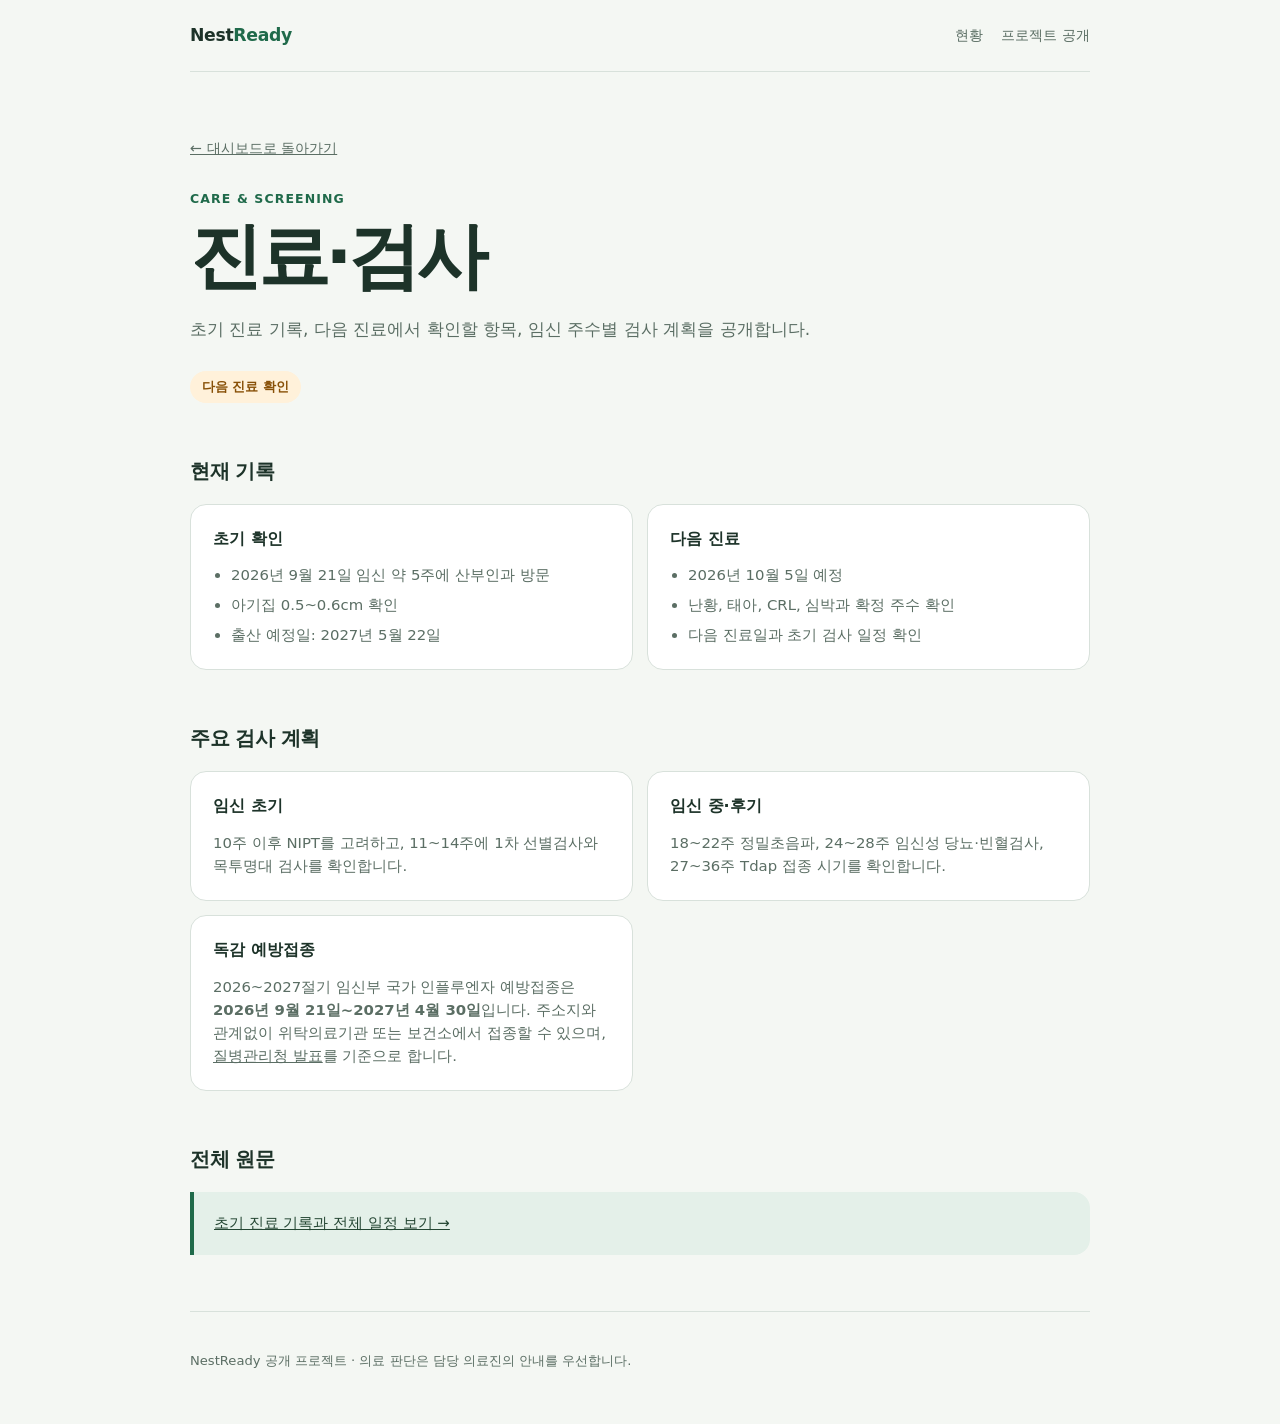
<file: site/진료-검사.html>
<!doctype html>
<html lang="ko"><head><meta charset="utf-8"><meta name="viewport" content="width=device-width, initial-scale=1"><meta name="description" content="NestReady 진료·검사 전체 기록"><title>NestReady · 진료·검사</title><link rel="stylesheet" href="detail.css"></head>
<body><header class="shell topbar"><a class="brand" href="index.html">Nest<span>Ready</span></a><nav aria-label="주요 탐색"><a href="index.html#status">현황</a><a href="index.html#privacy">프로젝트 공개</a></nav></header><main class="shell"><a class="back" href="index.html#status">← 대시보드로 돌아가기</a><p class="eyebrow">Care & screening</p><h1>진료·검사</h1><p class="lede">초기 진료 기록, 다음 진료에서 확인할 항목, 임신 주수별 검사 계획을 공개합니다.</p><span class="status">다음 진료 확인</span><section><h2>현재 기록</h2><div class="grid"><article class="card"><h3>초기 확인</h3><ul><li>2026년 9월 21일 임신 약 5주에 산부인과 방문</li><li>아기집 0.5~0.6cm 확인</li><li>출산 예정일: 2027년 5월 22일</li></ul></article><article class="card"><h3>다음 진료</h3><ul><li>2026년 10월 5일 예정</li><li>난황, 태아, CRL, 심박과 확정 주수 확인</li><li>다음 진료일과 초기 검사 일정 확인</li></ul></article></div></section><section><h2>주요 검사 계획</h2><div class="grid"><article class="card"><h3>임신 초기</h3><p>10주 이후 NIPT를 고려하고, 11~14주에 1차 선별검사와 목투명대 검사를 확인합니다.</p></article><article class="card"><h3>임신 중·후기</h3><p>18~22주 정밀초음파, 24~28주 임신성 당뇨·빈혈검사, 27~36주 Tdap 접종 시기를 확인합니다.</p></article><article class="card"><h3>독감 예방접종</h3><p>2026~2027절기 임신부 국가 인플루엔자 예방접종은 <strong>2026년 9월 21일~2027년 4월 30일</strong>입니다. 주소지와 관계없이 위탁의료기관 또는 보건소에서 접종할 수 있으며, <a href="https://www.kdca.go.kr/kdca/2847/subview.do?enc=[base64]" target="_blank" rel="noopener">질병관리청 발표</a>를 기준으로 합니다.</p></article></div></section><section><h2>전체 원문</h2><div class="notice"><a href="https://github.com/bjpark-lab/NestReady/blob/main/docs/임신_초기_진료기록_2026-09-21.md" target="_blank" rel="noopener">초기 진료 기록과 전체 일정 보기 →</a></div></section></main><footer class="shell"><p>NestReady 공개 프로젝트 · 의료 판단은 담당 의료진의 안내를 우선합니다.</p></footer></body></html>
</file>
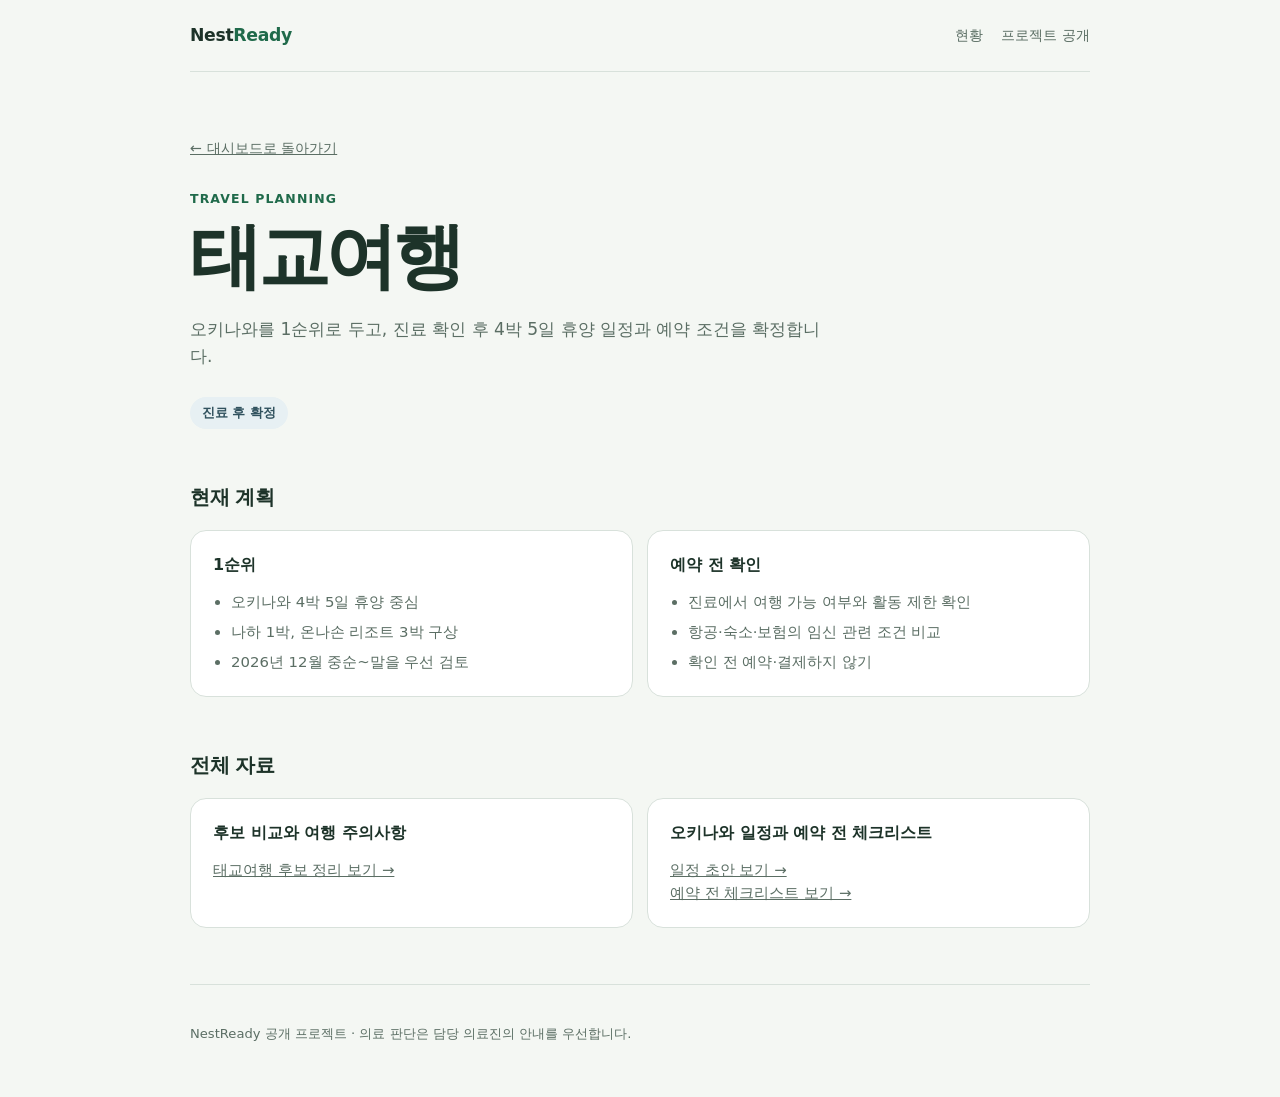
<file: site/태교여행.html>
<!doctype html>
<html lang="ko"><head><meta charset="utf-8"><meta name="viewport" content="width=device-width, initial-scale=1"><meta name="description" content="NestReady 태교여행 전체 계획"><title>NestReady · 태교여행</title><link rel="stylesheet" href="detail.css"></head>
<body><header class="shell topbar"><a class="brand" href="index.html">Nest<span>Ready</span></a><nav aria-label="주요 탐색"><a href="index.html#status">현황</a><a href="index.html#privacy">프로젝트 공개</a></nav></header><main class="shell"><a class="back" href="index.html#status">← 대시보드로 돌아가기</a><p class="eyebrow">Travel planning</p><h1>태교여행</h1><p class="lede">오키나와를 1순위로 두고, 진료 확인 후 4박 5일 휴양 일정과 예약 조건을 확정합니다.</p><span class="status progress">진료 후 확정</span><section><h2>현재 계획</h2><div class="grid"><article class="card"><h3>1순위</h3><ul><li>오키나와 4박 5일 휴양 중심</li><li>나하 1박, 온나손 리조트 3박 구상</li><li>2026년 12월 중순~말을 우선 검토</li></ul></article><article class="card"><h3>예약 전 확인</h3><ul><li>진료에서 여행 가능 여부와 활동 제한 확인</li><li>항공·숙소·보험의 임신 관련 조건 비교</li><li>확인 전 예약·결제하지 않기</li></ul></article></div></section><section><h2>전체 자료</h2><div class="grid"><article class="card"><h3>후보 비교와 여행 주의사항</h3><p><a href="https://github.com/bjpark-lab/NestReady/blob/main/docs/임신중_여행_태교여행_정리.md" target="_blank" rel="noopener">태교여행 후보 정리 보기 →</a></p></article><article class="card"><h3>오키나와 일정과 예약 전 체크리스트</h3><p><a href="https://github.com/bjpark-lab/NestReady/blob/main/docs/오키나와_태교여행_일정_2026-12-14_18_초안.md" target="_blank" rel="noopener">일정 초안 보기 →</a><br><a href="https://github.com/bjpark-lab/NestReady/blob/main/checklists/태교여행_예약전_체크리스트.md" target="_blank" rel="noopener">예약 전 체크리스트 보기 →</a></p></article></div></section></main><footer class="shell"><p>NestReady 공개 프로젝트 · 의료 판단은 담당 의료진의 안내를 우선합니다.</p></footer></body></html>
</file>
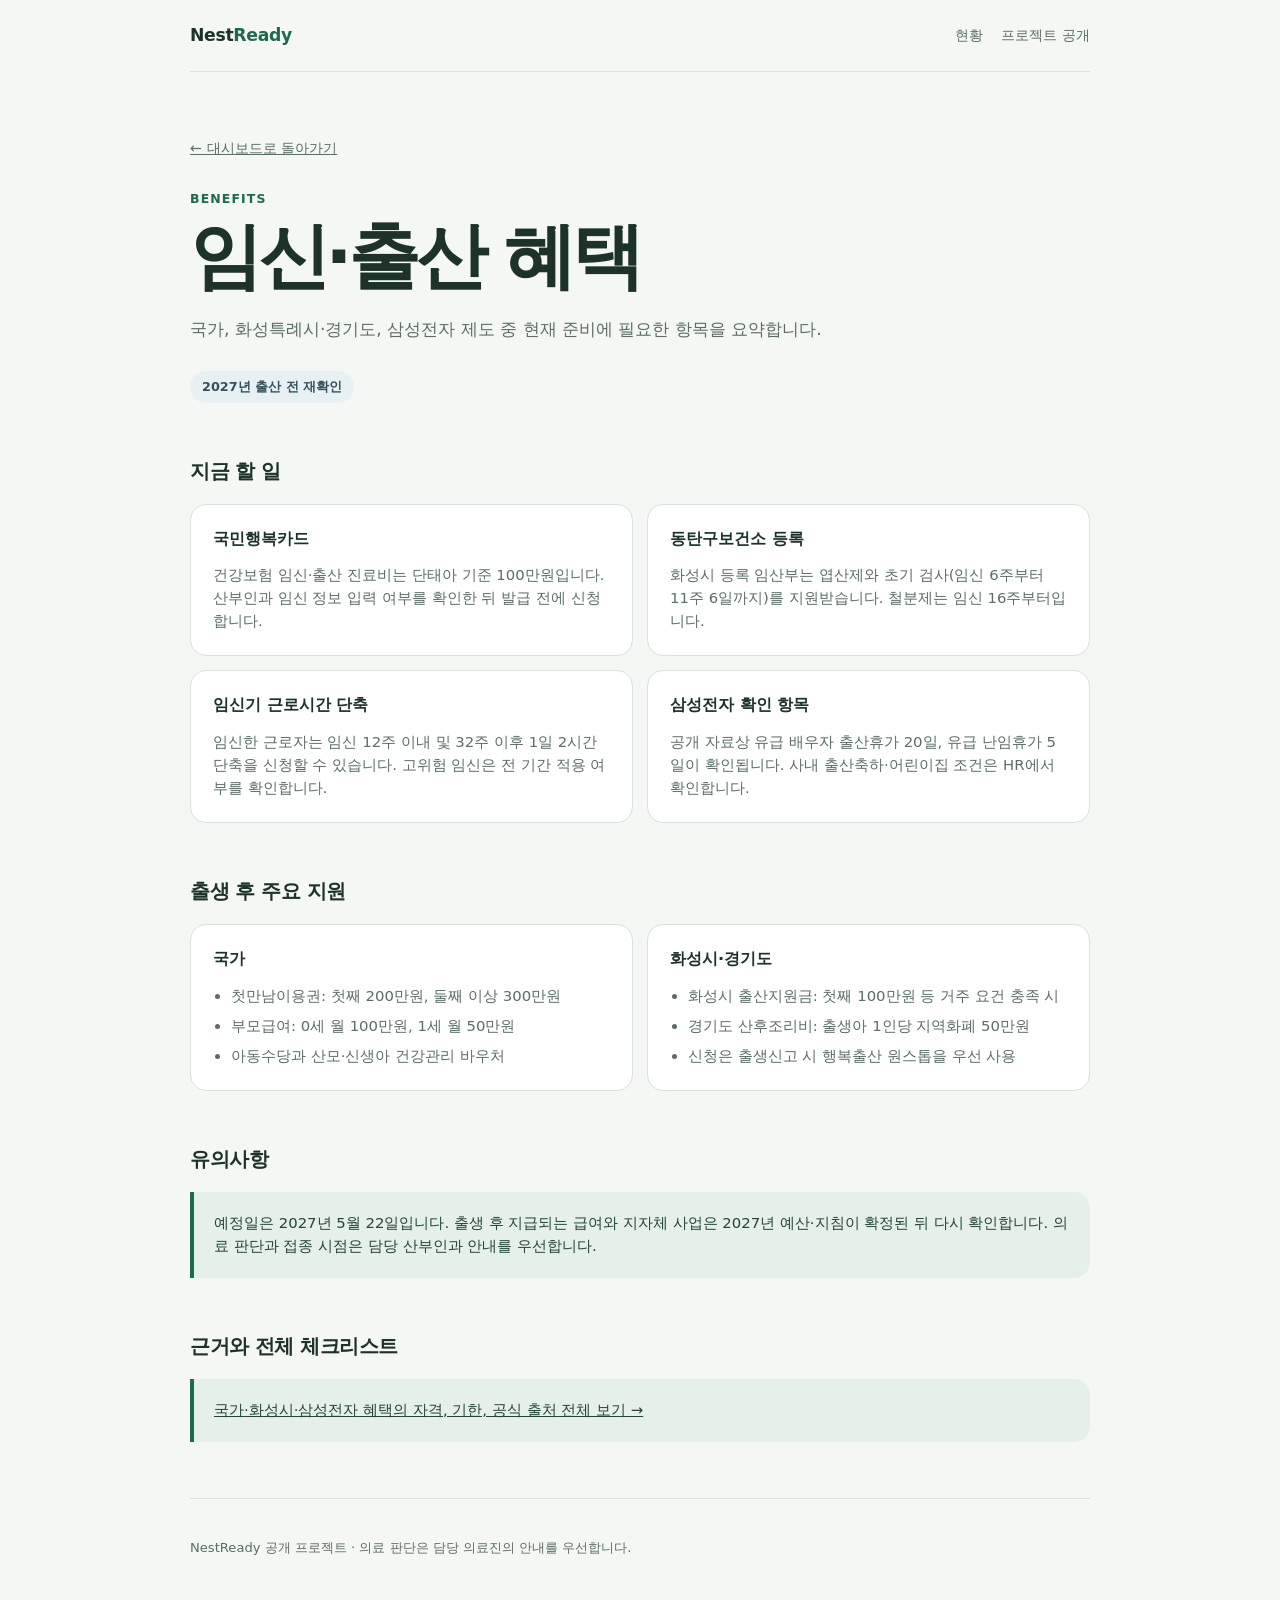
<file: site/혜택.html>
<!doctype html>
<html lang="ko">
<head>
  <meta charset="utf-8">
  <meta name="viewport" content="width=device-width, initial-scale=1">
  <meta name="description" content="NestReady 임신·출산 혜택 요약">
  <title>NestReady · 임신·출산 혜택</title>
  <link rel="stylesheet" href="detail.css">
</head>
<body>
  <header class="shell topbar">
    <a class="brand" href="index.html">Nest<span>Ready</span></a>
    <nav aria-label="주요 탐색"><a href="index.html#status">현황</a><a href="index.html#privacy">프로젝트 공개</a></nav>
  </header>
  <main class="shell">
    <a class="back" href="index.html#status">← 대시보드로 돌아가기</a>
    <p class="eyebrow">Benefits</p>
    <h1>임신·출산 혜택</h1>
    <p class="lede">국가, 화성특례시·경기도, 삼성전자 제도 중 현재 준비에 필요한 항목을 요약합니다.</p>
    <span class="status progress">2027년 출산 전 재확인</span>

    <section>
      <h2>지금 할 일</h2>
      <div class="grid">
        <article class="card">
          <h3>국민행복카드</h3>
          <p>건강보험 임신·출산 진료비는 단태아 기준 100만원입니다. 산부인과 임신 정보 입력 여부를 확인한 뒤 발급 전에 신청합니다.</p>
        </article>
        <article class="card">
          <h3>동탄구보건소 등록</h3>
          <p>화성시 등록 임산부는 엽산제와 초기 검사(임신 6주부터 11주 6일까지)를 지원받습니다. 철분제는 임신 16주부터입니다.</p>
        </article>
        <article class="card">
          <h3>임신기 근로시간 단축</h3>
          <p>임신한 근로자는 임신 12주 이내 및 32주 이후 1일 2시간 단축을 신청할 수 있습니다. 고위험 임신은 전 기간 적용 여부를 확인합니다.</p>
        </article>
        <article class="card">
          <h3>삼성전자 확인 항목</h3>
          <p>공개 자료상 유급 배우자 출산휴가 20일, 유급 난임휴가 5일이 확인됩니다. 사내 출산축하·어린이집 조건은 HR에서 확인합니다.</p>
        </article>
      </div>
    </section>

    <section>
      <h2>출생 후 주요 지원</h2>
      <div class="grid">
        <article class="card">
          <h3>국가</h3>
          <ul>
            <li>첫만남이용권: 첫째 200만원, 둘째 이상 300만원</li>
            <li>부모급여: 0세 월 100만원, 1세 월 50만원</li>
            <li>아동수당과 산모·신생아 건강관리 바우처</li>
          </ul>
        </article>
        <article class="card">
          <h3>화성시·경기도</h3>
          <ul>
            <li>화성시 출산지원금: 첫째 100만원 등 거주 요건 충족 시</li>
            <li>경기도 산후조리비: 출생아 1인당 지역화폐 50만원</li>
            <li>신청은 출생신고 시 행복출산 원스톱을 우선 사용</li>
          </ul>
        </article>
      </div>
    </section>

    <section>
      <h2>유의사항</h2>
      <div class="notice">
        예정일은 2027년 5월 22일입니다. 출생 후 지급되는 급여와 지자체 사업은 2027년 예산·지침이 확정된 뒤 다시 확인합니다. 의료 판단과 접종 시점은 담당 산부인과 안내를 우선합니다.
      </div>
    </section>

    <section>
      <h2>근거와 전체 체크리스트</h2>
      <div class="notice">
        <a href="https://github.com/bjpark-lab/NestReady/blob/main/docs/임신_출산_혜택_국가_화성시_삼성전자_2026-09-22.md" target="_blank" rel="noopener">국가·화성시·삼성전자 혜택의 자격, 기한, 공식 출처 전체 보기 →</a>
      </div>
    </section>
  </main>
  <footer class="shell"><p>NestReady 공개 프로젝트 · 의료 판단은 담당 의료진의 안내를 우선합니다.</p></footer>
</body>
</html>
</file>
<file: site/detail.css>
:root {
  color-scheme: light;
  --ink: #1d3329;
  --muted: #5b6e64;
  --line: #d8e1db;
  --canvas: #f4f7f3;
  --surface: #ffffff;
  --green: #1f6a4a;
  --green-soft: #e4f0e9;
  --amber: #885007;
  --amber-soft: #fff1da;
  --slate: #31525e;
  --slate-soft: #e7f0f3;
  --radius: 16px;
}
* { box-sizing: border-box; }
html { scroll-behavior: smooth; }
body { margin: 0; background: var(--canvas); color: var(--ink); font-family: ui-sans-serif, system-ui, -apple-system, BlinkMacSystemFont, "Segoe UI", sans-serif; line-height: 1.55; }
a { color: inherit; }
.shell { width: min(900px, calc(100% - 40px)); margin: 0 auto; }
.topbar { display: flex; align-items: center; justify-content: space-between; min-height: 72px; gap: 24px; border-bottom: 1px solid var(--line); }
.brand { font-weight: 760; font-size: 1.08rem; letter-spacing: -.02em; text-decoration: none; }
.brand span, .eyebrow { color: var(--green); }
nav { display: flex; gap: 18px; font-size: .9rem; color: var(--muted); }
nav a { text-decoration: none; }
nav a:hover, nav a:focus-visible, .back:hover, .back:focus-visible { color: var(--green); text-decoration: underline; text-underline-offset: 4px; }
main { padding: 64px 0 56px; }
.back { display: inline-block; margin-bottom: 30px; color: var(--muted); font-size: .9rem; }
.eyebrow { margin: 0 0 10px; font-size: .78rem; font-weight: 750; letter-spacing: .09em; text-transform: uppercase; }
h1 { max-width: 700px; margin: 0; font-size: clamp(2.25rem, 6vw, 4.5rem); line-height: 1.05; letter-spacing: -.06em; }
.lede { max-width: 650px; margin: 22px 0 0; color: var(--muted); font-size: 1.07rem; }
.status { display: inline-flex; margin-top: 28px; min-height: 32px; align-items: center; padding: 0 12px; border-radius: 999px; background: var(--amber-soft); color: var(--amber); font-size: .8rem; font-weight: 720; }
.status.progress { background: var(--slate-soft); color: var(--slate); }
.status.ready { background: var(--green-soft); color: var(--green); }
section { margin-top: 54px; }
h2 { margin: 0 0 16px; font-size: 1.24rem; letter-spacing: -.025em; }
.grid { display: grid; grid-template-columns: repeat(2, minmax(0, 1fr)); gap: 14px; }
.card { padding: 22px; background: var(--surface); border: 1px solid var(--line); border-radius: var(--radius); }
.card h3 { margin: 0; font-size: 1rem; }
.card p, .card li { color: var(--muted); font-size: .93rem; }
.card p { margin: 13px 0 0; }
.card ul { margin: 13px 0 0; padding-left: 18px; }
.card li + li { margin-top: 7px; }
.notice { padding: 20px; border-left: 4px solid var(--green); background: var(--green-soft); border-radius: 0 var(--radius) var(--radius) 0; color: #244633; font-size: .93rem; }
footer { padding: 26px 0 40px; border-top: 1px solid var(--line); color: var(--muted); font-size: .82rem; }
@media (max-width: 650px) { .shell { width: min(100% - 28px, 900px); } .topbar { min-height: 64px; } nav { gap: 12px; font-size: .8rem; } main { padding-top: 44px; } .grid { grid-template-columns: 1fr; } }
@media (prefers-color-scheme: dark) { :root { color-scheme: dark; --ink: #e8f3ec; --muted: #afc1b6; --line: #33493c; --canvas: #142119; --surface: #1c2c22; --green-soft: #1c3a2a; --amber-soft: #432f17; --slate-soft: #1b3037; } .notice { color: #d0e7d7; } }
@media (prefers-reduced-motion: reduce) { html { scroll-behavior: auto; } }
</file>
